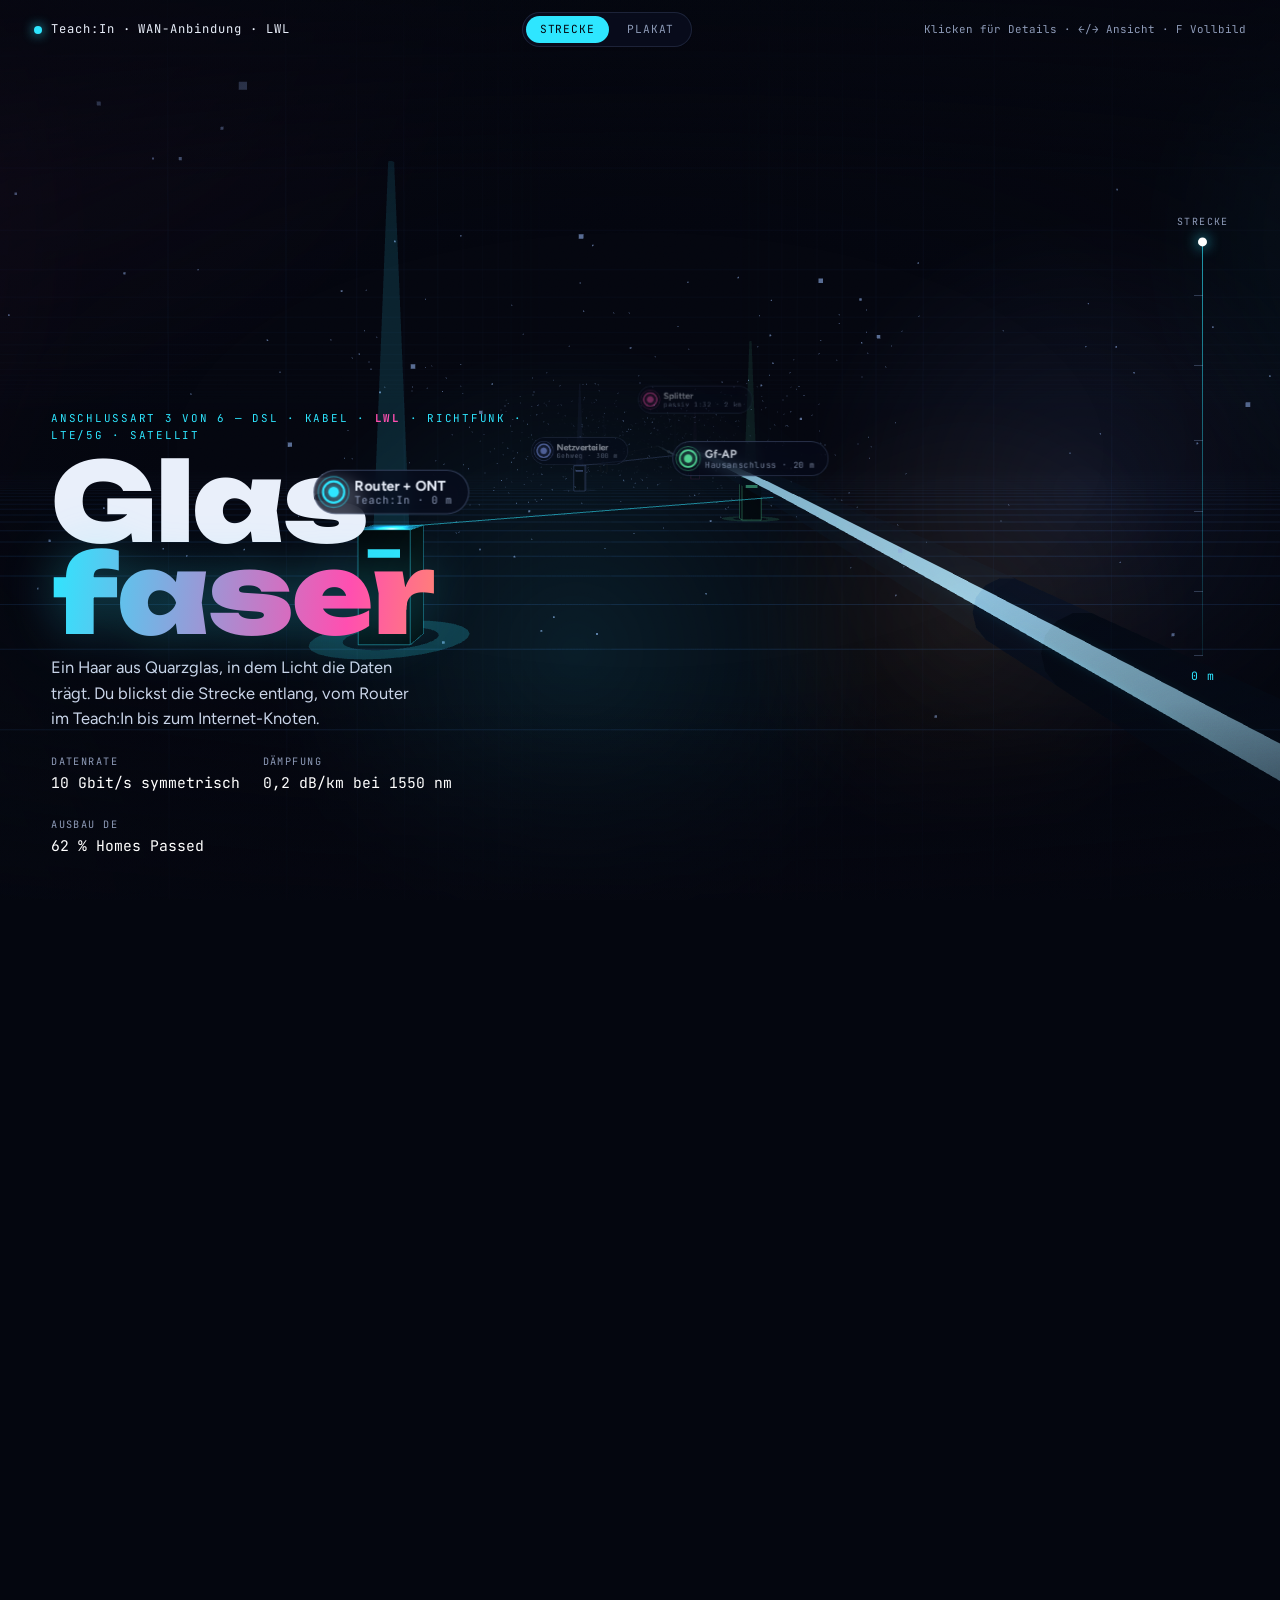
<file: index.template.html>
<!doctype html>
<html lang="de">
<head>
<meta charset="utf-8">
<meta name="viewport" content="width=device-width, initial-scale=1, viewport-fit=cover">
<title>Glasfaser für Teach:In</title>
<meta name="description" content="Interaktives Plakat zur WAN-Anschlussart Glasfaser (LWL) für das Schulungs- und Testzentrum Teach:In.">
<link rel="preconnect" href="https://fonts.googleapis.com">
<link rel="preconnect" href="https://fonts.gstatic.com" crossorigin>
<link rel="stylesheet" href="https://fonts.googleapis.com/css2?family=Unbounded:wght@400;700;900&family=Figtree:wght@400;500;600;700&family=JetBrains+Mono:wght@400;600&display=swap">
<link rel="stylesheet" href="css/style.css">
</head>
<body>

<canvas id="scene" aria-hidden="true"></canvas>
<div class="vignette" aria-hidden="true"></div>
<div class="grain" aria-hidden="true"></div>

<header class="topbar">
  <span class="brand"><i class="pip"></i>Teach:In · WAN-Anbindung · LWL</span>
  <nav class="stage-nav" aria-label="Ansicht wechseln">
    <button id="navRoom" class="is-on" data-stage="0">Strecke</button>
    <button id="navPoster" data-stage="1">Plakat</button>
  </nav>
  <span class="legend">Klicken für Details · ←/→ Ansicht · F Vollbild</span>
</header>

<!-- ══════════ SCREEN 1 · DER RAUM ══════════ -->
<section class="stage stage-room is-on" id="stage0" aria-label="Übertragungsstrecke im Raum">
  <div class="room-intro">
    <p class="eyebrow">Anschlussart 3 von 6 — DSL · Kabel · <b>LWL</b> · Richtfunk · LTE/5G · Satellit</p>
    <h1>Glas<span>faser</span></h1>
    <p class="claim">Ein Haar aus Quarzglas, in dem Licht die Daten trägt. Du blickst die Strecke entlang, vom Router im Teach:In bis zum Internet-Knoten.</p>
    <dl class="keyfacts">
      <div><dt>Datenrate</dt><dd>10 Gbit/s symmetrisch</dd></div>
      <div><dt>Dämpfung</dt><dd>0,2 dB/km bei 1550 nm</dd></div>
      <div><dt>Ausbau DE</dt><dd>62 % Homes Passed</dd></div>
    </dl>
  </div>
  <div class="depth-cue" aria-label="Stationen der Strecke">
    <span class="cap mono">Strecke</span>
    <div class="rail" id="rail"><b id="depthDot"></b></div>
    <span class="mono now" id="depthNow">0 m</span>
  </div>
</section>

<!-- Klickpunkte werden im 3D-Raum positioniert -->
<div class="hotspots" id="hotspots" aria-label="Stationen der Übertragungsstrecke"></div>

<!-- ══════════ SCREEN 2 · DAS PLAKAT ══════════ -->
<section class="stage stage-poster" id="stage1" aria-label="Informationsplakat">
  <div class="poster">
    <header class="poster-head">
      <h2>Alles über Glasfaser</h2>
      <p>Jede Kachel öffnet die Details. Zehn Themen, ein Blick.</p>
    </header>

    <div class="grid">
      <button class="tile t-wide" data-modal="medium" style="--c:#2EE6FF">
        <span class="tile-no mono">01</span>
        <b>Das Medium</b>
        <span class="tile-sub">Kern, Mantel, Coating, Buffer — Aufbau und Eigenschaften der Faser</span>
        <svg class="viz" viewBox="0 0 120 40" aria-hidden="true">
          <g fill="none" stroke-width="2">
            <circle cx="20" cy="20" r="17" stroke="#FFB43C"/><circle cx="20" cy="20" r="12" stroke="#FF4FB0"/>
            <circle cx="20" cy="20" r="7.5" stroke="#8AA4FF"/><circle cx="20" cy="20" r="3.5" stroke="#2EE6FF"/>
          </g>
          <path d="M44 20 H116" stroke="#2EE6FF" stroke-width="2" stroke-dasharray="3 7" opacity=".7"/>
        </svg>
      </button>

      <button class="tile" data-modal="varianten" style="--c:#5CF2A6">
        <span class="tile-no mono">02</span>
        <b>FTTx-Varianten</b>
        <span class="tile-sub">Wie weit reicht das Glas?</span>
        <svg class="viz" viewBox="0 0 120 26" aria-hidden="true">
          <rect x="0" y="9" width="92" height="8" rx="4" fill="#2EE6FF"/>
          <rect x="92" y="9" width="28" height="8" rx="4" fill="#C97B3A"/>
        </svg>
      </button>

      <button class="tile" data-modal="technik" style="--c:#FF4FB0">
        <span class="tile-no mono">03</span>
        <b>Funktionsweise</b>
        <span class="tile-sub">Totalreflexion &amp; Modulation</span>
        <svg class="viz" viewBox="0 0 120 26" aria-hidden="true">
          <path d="M0 22 L24 4 L48 22 L72 4 L96 22 L120 4" fill="none" stroke="#FF4FB0" stroke-width="2"/>
        </svg>
      </button>

      <button class="tile t-wide" data-modal="zahlen" style="--c:#FFB43C">
        <span class="tile-no mono">04</span>
        <b>Raten &amp; Frequenzen</b>
        <span class="tile-sub">Glasfaser im Vergleich zu den fünf anderen Anschlussarten</span>
        <svg class="viz" viewBox="0 0 120 40" aria-hidden="true">
          <g fill="#FFB43C">
            <rect x="0" y="4" width="118" height="6" rx="3"/>
            <rect x="0" y="14" width="74" height="6" rx="3" opacity=".7"/>
            <rect x="0" y="24" width="48" height="6" rx="3" opacity=".5"/>
            <rect x="0" y="34" width="22" height="6" rx="3" opacity=".35"/>
          </g>
        </svg>
      </button>

      <button class="tile" data-modal="bilanz" style="--c:#5CF2A6">
        <span class="tile-no mono">05</span>
        <b>Vor- &amp; Nachteile</b>
        <span class="tile-sub">Wofür es sich lohnt</span>
        <span class="viz-text mono"><i class="up">+ 4</i><i class="down">− 4</i></span>
      </button>

      <button class="tile" data-modal="verfuegbarkeit" style="--c:#2EE6FF">
        <span class="tile-no mono">06</span>
        <b>Verfügbarkeit</b>
        <span class="tile-sub">Deutschland, Berlin, Teach:In</span>
        <span class="viz-text mono"><i class="big">53,4 %</i><em>Berlin</em></span>
      </button>

      <button class="tile" data-modal="kosten" style="--c:#FFB43C">
        <span class="tile-no mono">07</span>
        <b>Kosten</b>
        <span class="tile-sub">Tarife und Hausanschluss</span>
        <span class="viz-text mono"><i class="big">46–71 €</i><em>pro Monat</em></span>
      </button>

      <button class="tile t-live" data-modal="rechner" style="--c:#FF4FB0">
        <span class="tile-no mono">08</span>
        <b>Download-Rechner</b>
        <span class="tile-sub">Dauer im Vergleich</span>
        <span class="live-badge mono">interaktiv</span>
      </button>

      <button class="tile t-live" data-modal="quiz" style="--c:#5CF2A6">
        <span class="tile-no mono">09</span>
        <b>Quiz fürs Plenum</b>
        <span class="tile-sub">Fünf Fragen</span>
        <span class="live-badge mono">interaktiv</span>
      </button>

      <button class="tile" data-modal="glossar" style="--c:#8AA4FF">
        <span class="tile-no mono">10</span>
        <b>Glossar</b>
        <span class="tile-sub">26 Grundbegriffe</span>
        <span class="viz-text mono"><i class="big">A–Z</i></span>
      </button>
    </div>

    <footer class="poster-foot">
      <button class="src-btn" data-modal="quellen">Quellen &amp; Stand</button>
      <span>BREKO Marktanalyse 2026 · Senatsverwaltung Berlin · Deutsche Telekom · ITU-T G.984 / G.9807.1 · Stand 15.09.2026</span>
    </footer>
  </div>
</section>

<div id="scrollspace" aria-hidden="true"></div>

<!-- ══════════ MODAL ══════════ -->
<div class="modal-wrap" id="modalWrap" hidden>
  <div class="modal-bg" id="modalBg"></div>
  <div class="modal" role="dialog" aria-modal="true" aria-labelledby="modalTitle">
    <button class="modal-x" id="modalX" aria-label="Schließen">×</button>
    <p class="eyebrow" id="modalEyebrow"></p>
    <h3 id="modalTitle"></h3>
    <div class="modal-body" id="modalBody"></div>
  </div>
</div>

<!-- ══════════ INHALTE ══════════ -->

<template data-t="ont">
  <p class="lead">Der ONT ist das Glasfaser-Modem. Er wandelt die elektrischen Ethernet-Frames des Routers in Lichtpulse um. Ab hier ist die Strecke durchgehend Glas.</p>
  <dl class="spec">
    <div><dt>Richtung</dt><dd>elektrisch → optisch, Laserdiode</dd></div>
    <div><dt>Schnittstelle</dt><dd>SC/APC-Stecker zur Faser, RJ45 oder SFP zum Router</dd></div>
    <div><dt>Wellenlängen</dt><dd>sendet 1270 nm, empfängt 1577 nm (XGS-PON)</dd></div>
    <div><dt>Achtung</dt><dd>braucht Strom — ohne USV bei Stromausfall kein Anschluss</dd></div>
  </dl>
  <p class="hint">Für Teach:In heißt das: ONT und Router gehören an die unterbrechungsfreie Stromversorgung im Serverraum.</p>
</template>

<template data-t="gfap">
  <p class="lead">Der Glasfaser-Abschlusspunkt im Keller ist die Grenze zwischen dem Netz des Anbieters und der Inhouse-Verkabelung.</p>
  <dl class="spec">
    <div><dt>Aufbau</dt><dd>Wandgehäuse mit Spleißkassette und Kupplung</dd></div>
    <div><dt>Strecke zur Straße</dt><dd>50 bis 300 m über den Hausübergabepunkt</dd></div>
    <div><dt>Inhouse</dt><dd>eigene Faser bis in den Raum ist FTTH, Kupfer ab Keller ist FTTB</dd></div>
    <div><dt>Verantwortung</dt><dd>ab hier Sache des Eigentümers, nicht des Anbieters</dd></div>
  </dl>
</template>

<template data-t="nvt">
  <p class="lead">Der graue Kasten am Gehweg. Hier laufen die Fasern ganzer Straßenzüge zusammen und werden gespleißt.</p>
  <dl class="spec">
    <div><dt>Spleißen</dt><dd>Verschweißen zweier Fasern im Lichtbogen, Verlust unter 0,1 dB</dd></div>
    <div><dt>Kapazität</dt><dd>je nach Typ 100 bis 1 000 Fasern</dd></div>
    <div><dt>Verlegung</dt><dd>Mikrorohre im Erdreich, Fasern werden eingeblasen</dd></div>
    <div><dt>Passiv</dt><dd>keine Elektronik, kein Stromanschluss nötig</dd></div>
  </dl>
</template>

<template data-t="splitter">
  <p class="lead">Ein stromloser Glaskörper teilt eine Faser optisch auf viele Teilnehmer auf. Das macht den Massenausbau bezahlbar.</p>
  <div class="split-vis" aria-hidden="true">
    <svg viewBox="0 0 320 120">
      <path d="M8 60 H120" stroke="#2EE6FF" stroke-width="3" fill="none"/>
      <rect x="120" y="40" width="26" height="40" rx="5" fill="#0f1533" stroke="#2EE6FF" stroke-width="2"/>
      <g stroke="#2EE6FF" stroke-width="1.6" fill="none" opacity=".75">
        <path d="M146 60 C200 60 220 14 312 14"/><path d="M146 60 C200 60 220 37 312 37"/>
        <path d="M146 60 C200 60 220 60 312 60"/><path d="M146 60 C200 60 220 83 312 83"/>
        <path d="M146 60 C200 60 220 106 312 106"/>
      </g>
      <text x="8" y="44" fill="#97A3BF" font-size="12" font-family="monospace">1 Faser</text>
      <text x="246" y="120" fill="#97A3BF" font-size="12" font-family="monospace">bis 128×</text>
    </svg>
  </div>
  <dl class="spec">
    <div><dt>Teilungsverhältnis</dt><dd>1:32 typisch, bis 1:128 möglich</dd></div>
    <div><dt>Preis</dt><dd>jede Teilung kostet Licht: 1:32 bedeutet rund 17 dB Verlust</dd></div>
    <div><dt>Alternative</dt><dd>P2P mit eigener Faser je Kunde, teurer, dafür garantierte Bandbreite</dd></div>
  </dl>
</template>

<template data-t="olt">
  <p class="lead">Im Point of Presence sitzt das Gegenstück zum ONT. Ein OLT bedient mehrere tausend Anschlüsse und übergibt an das Kernnetz.</p>
  <dl class="spec">
    <div><dt>Downstream</dt><dd>Broadcast an alle ONTs, AES-verschlüsselt je Teilnehmer</dd></div>
    <div><dt>Upstream</dt><dd>TDMA: jedes ONT sendet nur im zugewiesenen Zeitschlitz</dd></div>
    <div><dt>Reichweite</dt><dd>bis 20 km zwischen OLT und Kunde</dd></div>
    <div><dt>Leistungsbudget</dt><dd>bei GPON rund 28 dB für Faser, Spleiße und Splitter</dd></div>
  </dl>
</template>

<template data-t="backbone">
  <p class="lead">Ab dem PoP läuft der Verkehr über Weitverkehrsstrecken zum Internet-Knoten, in Deutschland meist DE-CIX Frankfurt.</p>
  <dl class="spec">
    <div><dt>DWDM</dt><dd>bis 96 Wellenlängen auf einer Faser, 100-GHz-Raster im C-Band</dd></div>
    <div><dt>Pro Wellenlänge</dt><dd>400 bis 800 Gbit/s mit kohärenter Modulation</dd></div>
    <div><dt>Verstärkung</dt><dd>EDFA alle 80 bis 100 km, rein optisch ohne Umwandlung</dd></div>
    <div><dt>Latenz</dt><dd>rund 5 µs pro Kilometer Faser</dd></div>
  </dl>
</template>

<template data-t="medium">
  <p class="lead">Klicke eine Schicht an, um sie freizulegen. Der eigentliche Lichtleiter ist dünner als ein zehntel Haar.</p>
  <div class="medium-split">
    <div class="cross-box">
      <canvas id="crossCut" width="520" height="360" aria-label="Querschnitt der Glasfaser"></canvas>
      <span class="cross-label mono">Querschnitt · nicht maßstabsgetreu</span>
    </div>
    <ul class="layers" id="layerList">
      <li data-layer="4" style="--c:#FFB43C"><b>Außenmantel</b><span>2–3 mm · PE oder LSZH. Schutz gegen Nässe, UV, Nager, Zug.</span></li>
      <li data-layer="3" style="--c:#FF4FB0"><b>Buffer + Aramid</b><span>900 µm · Zugentlastung aus Aramidfasern.</span></li>
      <li data-layer="2" style="--c:#8AA4FF"><b>Coating</b><span>250 µm · Acrylat-Lack gegen Mikrorisse, hält die Faser biegbar.</span></li>
      <li data-layer="1" style="--c:#BFEFFF"><b>Mantel (Cladding)</b><span>125 µm · Quarzglas, n ≈ 1,46. Rund 1 % niedriger als der Kern.</span></li>
      <li data-layer="0" style="--c:#2EE6FF"><b>Kern (Core)</b><span>9 µm · dotiertes Quarzglas, n ≈ 1,48. Hier läuft das Licht.</span></li>
    </ul>
  </div>
  <div class="two-up">
    <dl class="spec">
      <div><dt>Material</dt><dd>Quarzglas, dielektrisch — kein Metall</dd></div>
      <div><dt>Dämpfung</dt><dd>0,35 dB/km bei 1310 nm · 0,2 dB/km bei 1550 nm</dd></div>
      <div><dt>Ausbreitung</dt><dd>rund 200 000 km/s im Glas</dd></div>
      <div><dt>Störfestigkeit</dt><dd>immun gegen EMV, kein Übersprechen, keine Erdung</dd></div>
      <div><dt>Grenze</dt><dd>Biegeradius ab 30 mm, empfindlich gegen Staub am Stecker</dd></div>
    </dl>
    <div class="pick">
      <button class="pick-opt is-on" data-mode="sm"><b>Singlemode OS2</b><span>9 µm Kern · ein Lichtweg · Laser · bis 80 km · Standard für FTTH</span></button>
      <button class="pick-opt" data-mode="mm"><b>Multimode OM3–OM5</b><span>50 µm Kern · viele Lichtwege · LED/VCSEL · bis 550 m · Gebäude-LAN</span></button>
    </div>
  </div>
</template>

<template data-t="varianten">
  <p class="lead">FTTx sagt, wo die Glasfaser endet und ab wo wieder Kupfer übernimmt. Je näher am Endgerät, desto höher die mögliche Rate.</p>
  <div class="fttx">
    <div class="fttx-scale mono"><span>PoP</span><span>Kabelverzweiger</span><span>Gehweg</span><span>Keller</span><span>Büro</span></div>
    <div class="fttx-bar"><i id="fiberPart"></i><em id="copperPart"></em></div>
    <div class="fttx-legend mono"><span><i class="sw fib"></i>Glasfaser</span><span><i class="sw cop"></i>Kupfer</span></div>
  </div>
  <div class="opt-row" id="fttxRow">
    <button class="opt" data-f="0.25"><b>FTTC</b><i>to the Curb</i><span>Glas bis zum Kabelverzweiger, dann VDSL. Ende bei rund 250 Mbit/s.</span></button>
    <button class="opt" data-f="0.5"><b>FTTdp</b><i>to the distribution point</i><span>Glas bis kurz vors Haus, letzte Meter mit G.fast. In Deutschland selten.</span></button>
    <button class="opt" data-f="0.78"><b>FTTB</b><i>to the Building</i><span>Glas bis in den Keller, im Haus Kupfer. Häufig im Mehrfamilienhaus.</span></button>
    <button class="opt is-on" data-f="1"><b>FTTH</b><i>to the Home</i><span>Glas bis ins Büro. Volle Leistung — das Ziel für Teach:In.</span></button>
  </div>
  <div class="two-up">
    <div class="panel">
      <h4>PON — geteilt und passiv</h4>
      <p>Eine Faser vom OLT, per Splitter auf viele Teilnehmer verteilt. Günstig und stromlos im Feld, deshalb der Standard im Massenausbau.</p>
      <table class="mono">
        <tr><th>Standard</th><th>↓</th><th>↑</th><th>Wellenlängen</th></tr>
        <tr><td>GPON</td><td>2,5 G</td><td>1,25 G</td><td>1490 / 1310 nm</td></tr>
        <tr><td>XGS-PON</td><td>10 G</td><td>10 G</td><td>1577 / 1270 nm</td></tr>
        <tr><td>50G-PON</td><td>50 G</td><td>25 G</td><td>1342 / 1286 nm</td></tr>
      </table>
    </div>
    <div class="panel">
      <h4>P2P — exklusiv und aktiv</h4>
      <p>Eigene Faser bis zum PoP. Garantierte symmetrische Bandbreite, beliebig aufrüstbar von 1 bis 100 GbE. Typisch für Geschäftskunden mit Service-Level-Vereinbarung.</p>
      <p class="chips"><span>Dark Fiber</span><span>Ethernet-Standleitung</span><span>SLA 99,9 %</span></p>
    </div>
  </div>
</template>

<template data-t="technik">
  <p class="lead">Ein Laser schaltet Licht ein und aus, Milliarden Mal pro Sekunde. Weil der Kern optisch dichter ist als der Mantel, wird das Licht an der Grenze vollständig zurückgeworfen und bleibt gefangen.</p>
  <div class="two-up">
    <div class="panel">
      <h4>Totalreflexion ausprobieren</h4>
      <canvas id="tirCanvas" width="640" height="240" aria-label="Simulation der Totalreflexion"></canvas>
      <label class="slider" for="tirAngle">Einfallswinkel zur Faserachse <output id="tirOut" class="mono">6,0°</output>
        <input type="range" id="tirAngle" min="1" max="20" value="6" step="0.5">
      </label>
      <p class="hint" id="tirMsg"></p>
    </div>
    <div class="panel">
      <h4>Sender und Empfänger</h4>
      <dl class="spec">
        <div><dt>Sender</dt><dd>Laserdiode bei Singlemode, LED oder VCSEL bei Multimode</dd></div>
        <div><dt>Fenster</dt><dd>850 nm im LAN, 1310 nm im O-Band, 1550 nm im C-Band</dd></div>
        <div><dt>Empfänger</dt><dd>Photodiode, optisch zurück nach elektrisch</dd></div>
        <div><dt>Frequenz</dt><dd>1550 nm entspricht rund 193 THz, nutzbar sind etwa 50 THz</dd></div>
        <div><dt>Budget</dt><dd>Sendeleistung minus Dämpfung, Spleiß- und Steckerverluste muss über der Empfängerschwelle bleiben</dd></div>
      </dl>
    </div>
  </div>
  <h4 class="sub">Übertragungs- und Modulationsverfahren</h4>
  <div class="mods">
    <article><canvas class="wave" data-wave="nrz" width="300" height="80"></canvas><b>NRZ / OOK</b><span>Licht an ist 1, aus ist 0. Einfach und robust, genutzt bis 10 Gbit/s.</span></article>
    <article><canvas class="wave" data-wave="pam4" width="300" height="80"></canvas><b>PAM4</b><span>Vier Helligkeitsstufen, 2 Bit pro Symbol. Für 50G-PON und 400G-Ethernet.</span></article>
    <article><canvas class="wave" data-wave="qam" width="300" height="80"></canvas><b>Kohärent QPSK/16-QAM</b><span>Phase und Amplitude tragen Bits. 400 bis 800 Gbit/s je Wellenlänge.</span></article>
    <article><canvas class="wave" data-wave="wdm" width="300" height="80"></canvas><b>WDM</b><span>Mehrere Farben gleichzeitig auf einer Faser, bei DWDM bis 96 Kanäle.</span></article>
    <article><canvas class="wave" data-wave="tdma" width="300" height="80"></canvas><b>TDMA im PON</b><span>Der OLT teilt jedem ONT einen Zeitschlitz für den Upstream zu.</span></article>
    <article><canvas class="wave" data-wave="duplex" width="300" height="80"></canvas><b>Duplex je Wellenlänge</b><span>Hin- und Rückweg auf einer Faser, getrennt durch Filter.</span></article>
  </div>
</template>

<template data-t="zahlen">
  <p class="lead">Typische Maximalwerte der sechs Anschlussarten, Download und Upload. Die Skala ist logarithmisch, sonst verschwinden die langsamen Techniken.</p>
  <div class="bars" id="bars"></div>
  <div class="two-up">
    <dl class="spec">
      <div><dt>Wellenlängen</dt><dd>850 · 1310 · 1490 · 1550 · 1577 nm</dd></div>
      <div><dt>Frequenz</dt><dd>rund 190 bis 230 THz, also Infrarot</dd></div>
      <div><dt>Nutzbare Bandbreite</dt><dd>O- bis L-Band, zusammen etwa 50 THz</dd></div>
      <div><dt>Je Wellenlänge</dt><dd>10 Gbit/s im PON, 400 bis 800 Gbit/s kohärent</dd></div>
      <div><dt>Latenz</dt><dd>1 bis 5 ms im Zugangsnetz</dd></div>
    </dl>
    <div class="panel">
      <h4>Warum Glasfaser vorn liegt</h4>
      <p>Kupfer und Funk teilen sich ein schmales Frequenzband, das mit der Entfernung schnell schlechter wird. Im Glas steht ein Band von rund 50 THz zur Verfügung, und die Dämpfung ist so gering, dass 20 km ohne Verstärker möglich sind.</p>
      <p>Ein Upgrade von 1 auf 10 Gbit/s bedeutet deshalb nur neue Endgeräte — die Faser im Boden bleibt dieselbe.</p>
    </div>
  </div>
</template>

<template data-t="bilanz">
  <div class="two-up">
    <div class="panel good">
      <h4>Vorteile</h4>
      <ul>
        <li>Symmetrische Gigabit-Raten, später per Gerätetausch aufrüstbar</li>
        <li>Geringe Dämpfung, große Reichweite ohne Verstärker</li>
        <li>Immun gegen elektromagnetische Störungen, Blitz und Übersprechen</li>
        <li>Passives Netz, wenig Strom, Lebensdauer über 30 Jahre</li>
      </ul>
    </div>
    <div class="panel bad">
      <h4>Nachteile</h4>
      <ul>
        <li>Tiefbau ist teuer und langsam, Verfügbarkeit hängt an der Adresse</li>
        <li>Wartezeit bis zum Hausanschluss oft mehrere Monate</li>
        <li>Empfindlich: Biegeradius, Staub am Stecker, Spleißen braucht Spezialgerät</li>
        <li>ONT braucht Strom, ohne USV bei Stromausfall kein Anschluss</li>
      </ul>
    </div>
  </div>
  <div class="panel">
    <h4>Einordnung für Teach:In</h4>
    <p>Ein Schulungs- und Testzentrum lädt große VM-Images, spielt Backups zurück und hält Videokonferenzen. Genau dort zählt der Upload, und da hängt Glasfaser alle anderen Anschlussarten ab. Kabel liefert zwar 1 Gbit/s im Download, aber nur 50 Mbit/s zurück.</p>
    <p>Das Risiko liegt nicht in der Technik, sondern im Bau: Wenn am Standort noch kein Glas liegt, entscheidet die Ausbauplanung über den Termin. Ein Kabel- oder 5G-Anschluss als Rückfallebene ist deshalb sinnvoll.</p>
  </div>
</template>

<template data-t="verfuegbarkeit">
  <div class="counters">
    <div><b><span class="num" data-to="62" data-dec="0">0</span> %</b><span>der Haushalte in Deutschland erschlossen, Homes Passed im Juni 2026</span></div>
    <div><b><span class="num" data-to="27" data-dec="0">0</span> %</b><span>davon gebucht — 7,9 Mio. aktive Anschlüsse, Take-up-Rate</span></div>
    <div><b><span class="num" data-to="53.4" data-dec="1">0</span> %</b><span>der Berliner Haushalte versorgt, ein Plus von 12,6 Punkten in einem Jahr</span></div>
    <div><b><span class="num" data-to="96.2" data-dec="1">0</span> %</b><span>Gigabit-Abdeckung in Berlin, überwiegend noch über Kabel</span></div>
  </div>
  <div class="two-up">
    <div class="panel">
      <h4>Berlin</h4>
      <p>Die Innenstadtbezirke sind gut versorgt, die Randbezirke im Ausbau. Die Telekom hat im Mai 2026 eine Million Anschlüsse erreicht und will bis 2030 auf zwei Millionen kommen. Daneben bauen OXG, GlasfaserPlus und DNS:NET.</p>
      <p>Entscheidend bleibt die einzelne Adresse: In derselben Straße kann ein Haus FTTH haben und das Nachbarhaus nicht.</p>
    </div>
    <div class="panel accent">
      <h4>Beim Kunden Teach:In prüfen</h4>
      <ol>
        <li>Adresse im Gigabit-Grundbuch des Bundes und bei Telekom, Vodafone und DNS:NET abfragen.</li>
        <li>Hausverwaltung fragen, ob im Keller schon ein Gf-AP sitzt.</li>
        <li>Ohne FTTH: Geschäftskunden bekommen meist eine Direktanbindung gegen Baukostenzuschuss.</li>
      </ol>
    </div>
  </div>
</template>

<template data-t="kosten">
  <p class="lead">Richtwerte vom September 2026. Aktionspreise für die ersten Monate ändern sich laufend und sind hier nicht eingerechnet.</p>
  <div class="prices">
    <div class="panel">
      <span class="chip">Privat / SoHo</span>
      <b class="mono price">46–71 €</b><i>pro Monat</i>
      <ul><li>Glasfaser 150 für 45,95 €</li><li>Glasfaser 300 für 50,95 €</li><li>Glasfaser 1000 für 70,95 €</li><li>Bereitstellung einmalig 69,95 €</li></ul>
    </div>
    <div class="panel accent">
      <span class="chip">Business, feste IP</span>
      <b class="mono price">50–120 €</b><i>pro Monat netto</i>
      <ul><li>300 bis 1000 Mbit/s, symmetrisch möglich</li><li>Feste IPv4, Entstörung am Folgetag</li><li>Passend für Schulungsräume und Testlabor</li></ul>
    </div>
    <div class="panel">
      <span class="chip">Standleitung mit SLA</span>
      <b class="mono price">ab 300 €</b><i>pro Monat, oft vierstellig</i>
      <ul><li>Garantierte 1 bis 10 Gbit/s</li><li>Entstörung in 4 bis 8 Stunden</li><li>Zusätzlich Baukostenzuschuss</li></ul>
    </div>
  </div>
  <div class="panel">
    <h4>Einmalig: der Hausanschluss</h4>
    <div class="ha">
      <div><b class="mono ok">0 €</b><span>während Vorvermarktung und Nachfragebündelung — fast alle Anbieter übernehmen den Tiefbau.</span></div>
      <div><b class="mono no">800–2 500 €</b><span>nachträglich, wenn die Straße schon fertig ist: Grabung, Hauseinführung, Gf-AP.</span></div>
      <div><b class="mono">Empfehlung</b><span>Ausbauphase für die Teach:In-Adresse verfolgen und im richtigen Zeitfenster bestellen.</span></div>
    </div>
  </div>
</template>

<template data-t="rechner">
  <p class="lead">Wähle eine Datei und vergleiche, wie lange die Übertragung bei voller Leitung dauert. Für ein Testzentrum ist vor allem die Upload-Spalte interessant.</p>
  <div class="presets" id="presets">
    <button data-gb="0.5">Vorlesungsvideo · 0,5 GB</button>
    <button data-gb="5" class="is-on">Windows-Update · 5 GB</button>
    <button data-gb="25">4K-Film · 25 GB</button>
    <button data-gb="120">VM-Image-Backup · 120 GB</button>
  </div>
  <label class="slider" for="sizeRange">Dateigröße <output id="sizeOut" class="mono">5,0 GB</output>
    <input type="range" id="sizeRange" min="0" max="1000" step="1" value="459">
  </label>
  <div class="dir-toggle" id="dirToggle">
    <button class="is-on" data-dir="down">Download</button>
    <button data-dir="up">Upload</button>
  </div>
  <div class="calc-rows" id="calcRows"></div>
</template>

<template data-t="quiz">
  <div id="quizBox"></div>
</template>

<template data-t="glossar">
  <p class="lead">Die Grundbegriffe, die in diesem Plakat vorkommen.</p>
  <input type="search" id="glossSearch" class="gloss-search" placeholder="Begriff filtern" aria-label="Glossar durchsuchen">
  <dl class="glossary" id="glossary"></dl>
</template>

<template data-t="quellen">
  <ol class="sources">
    <li>BREKO Bundesverband Breitbandkommunikation: <em>BREKO Marktanalyse 2026</em>, 02.09.2026. brekoverband.de</li>
    <li>Senatsverwaltung für Wirtschaft, Energie und Betriebe Berlin: <em>Gigabit-Strategie: Glasfaserausbau mit Rekordwerten, 53,4 % der Haushalte versorgt</em>, Pressemitteilung 04.03.2026. berlin.de</li>
    <li>Deutsche Telekom AG: <em>Telekom knackt 1-Million-Marke beim Glasfaserausbau in Berlin</em>, Medieninformation Mai 2026. telekom.com</li>
    <li>dslweb.de: <em>Telekom Glasfaser Tarife im Vergleich</em>, abgerufen 15.09.2026</li>
    <li>kostenlupe.de: <em>Glasfaseranschluss Kosten 2026: Hausanschluss, Tarife, Mieter</em>, abgerufen 15.09.2026</li>
    <li>ITU-T: G.984 (GPON), G.9807.1 (XGS-PON), G.9804 (50G-PON), G.652 (Singlemode-Faser). itu.int</li>
    <li>BMDV / Gigabitbüro des Bundes: <em>Gigabit-Grundbuch und Breitbandatlas</em>. gigabitgrundbuch.bund.de</li>
    <li>FTTH Council Europe: <em>Market Panorama 2026</em>. ftthcouncil.eu</li>
    <li>Elektronik-Kompendium: <em>Lichtwellenleiter, Glasfaser, FTTx</em>. elektronik-kompendium.de</li>
  </ol>
  <p class="hint">Erstellt für das Modul WAN-Anbindung Teach:In, Anschlussart LWL. Stand 15.09.2026. 3D-Szene mit three.js, Scroll-Steuerung mit GSAP.</p>
</template>

<script src="js/vendor/three.min.js"></script>
<script src="js/vendor/gsap.min.js"></script>
<script src="js/vendor/ScrollTrigger.min.js"></script>
<script src="js/main.js"></script>
</body>
</html>
</file>
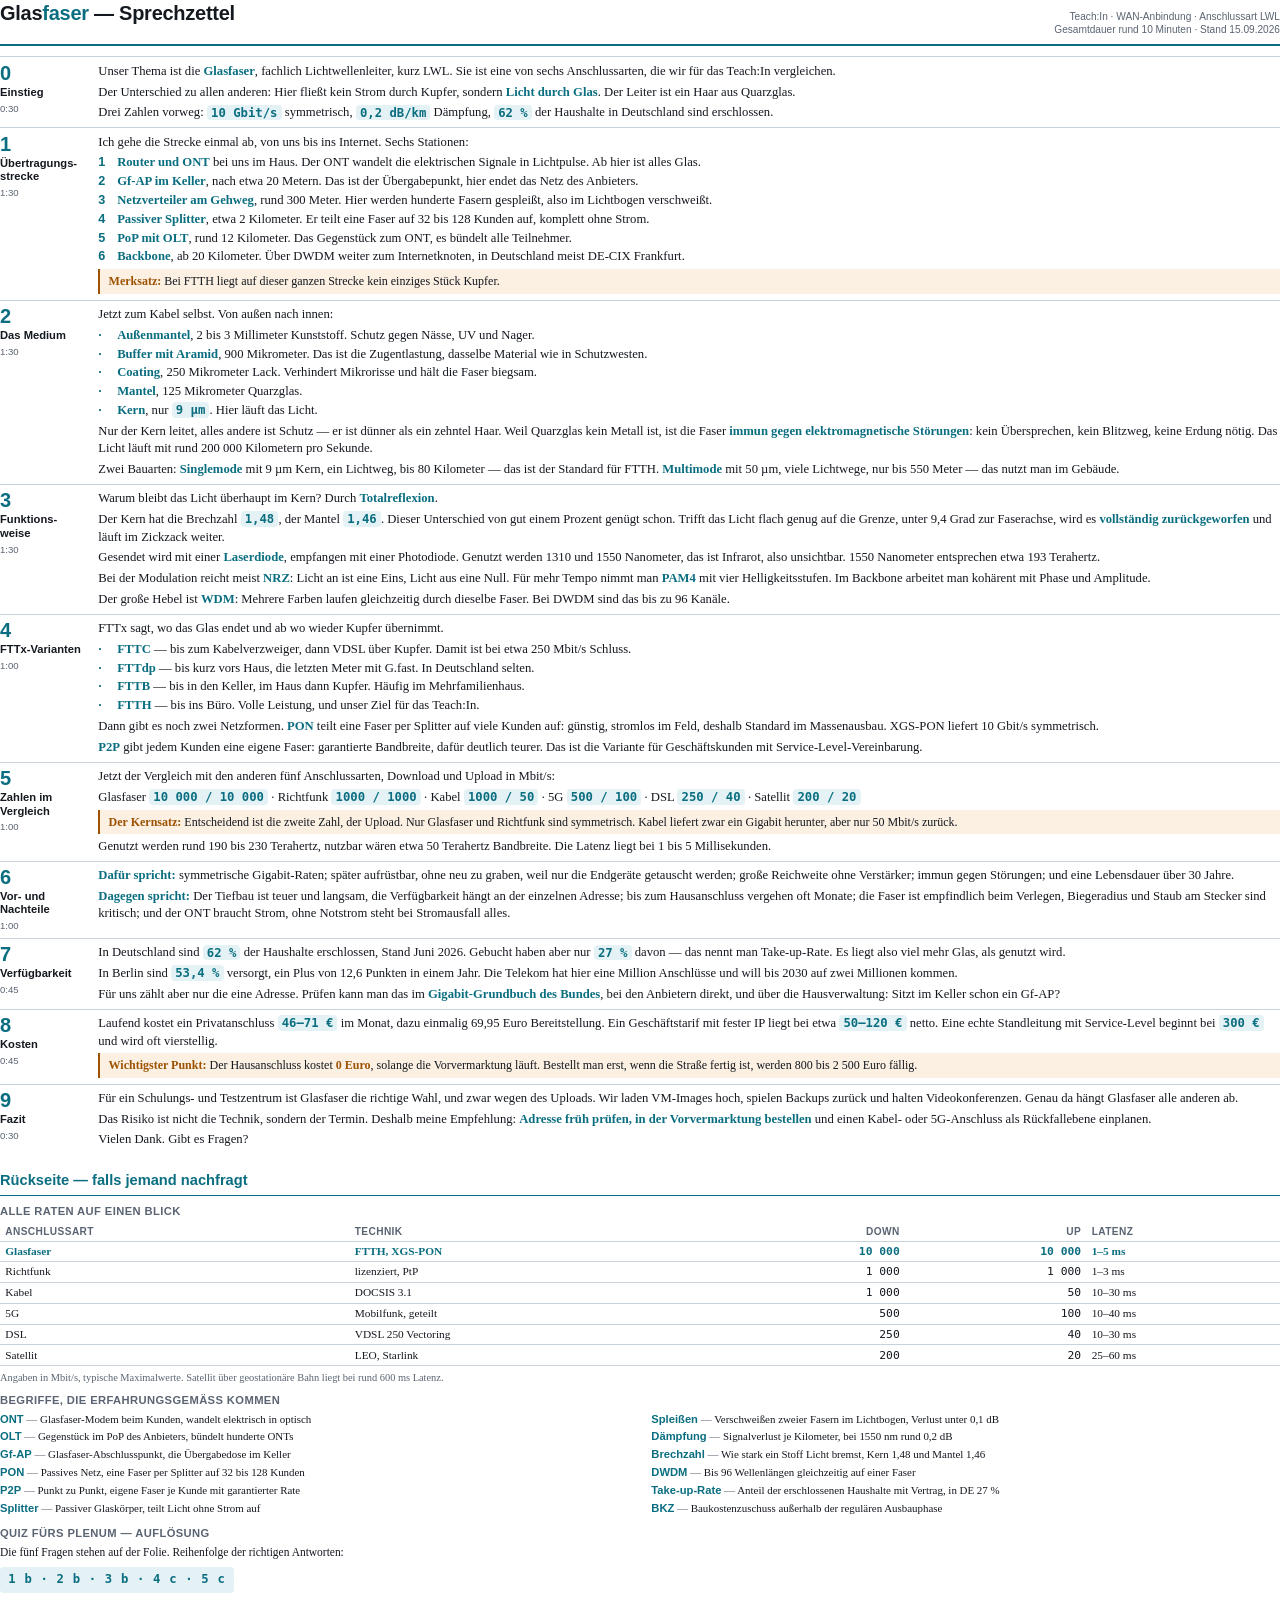
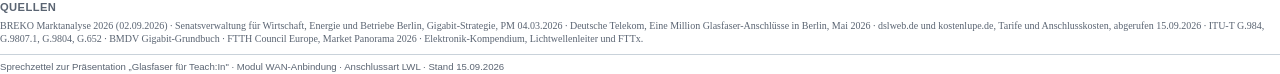
<file: sprechzettel.html>
<!doctype html>
<html lang="de">
<head>
<meta charset="utf-8">
<title>Sprechzettel Glasfaser</title>
<style>
  @page { size: A4 portrait; margin: 0; }

  :root {
    --ink:      #14181F;   /* Fließtext */
    --dim:      #5A6472;   /* Nebeninfo */
    --teal:     #0A6E80;   /* Akzent, Abschnitte, Zahlen */
    --teal-bg:  #E4F2F5;   /* Zahlenfeld */
    --warm:     #9C5200;   /* Merksatz, Warnung */
    --warm-bg:  #FBF0E2;
    --rule:     #C9D2DA;
  }

  * { box-sizing: border-box; }
  html, body { margin: 0; padding: 0; }
  body {
    font-family: "Bitstream Charter", "Charter", "Liberation Serif", Georgia, serif;
    font-size: 9.5pt;
    line-height: 1.38;
    color: var(--ink);
    -webkit-print-color-adjust: exact;
    print-color-adjust: exact;
  }

  /* ── Kopf ── */
  .top {
    display: flex; align-items: baseline; justify-content: space-between;
    border-bottom: 1.6pt solid var(--teal); padding-bottom: 2mm; margin-bottom: 2.8mm;
  }
  .top h1 {
    font-family: "Liberation Sans", Arial, sans-serif;
    font-size: 15pt; margin: 0; letter-spacing: -0.2pt;
  }
  .top h1 span { color: var(--teal); }
  .top .meta {
    font-family: "Liberation Sans", Arial, sans-serif;
    font-size: 7.6pt; color: var(--dim); text-align: right; line-height: 1.3;
  }

  /* ── Abschnitt: schmale Randspalte + Text ── */
  .sec {
    display: grid; grid-template-columns: 22mm 1fr; gap: 0 4mm;
    padding: 1.45mm 0; border-top: 0.5pt solid var(--rule);
    break-inside: avoid; page-break-inside: avoid;
  }
  .sec:first-of-type { border-top: 0; padding-top: 0; }

  .rail { font-family: "Liberation Sans", Arial, sans-serif; }
  .rail .no {
    font-size: 15pt; font-weight: bold; color: var(--teal); line-height: 1;
  }
  .rail .ti {
    font-size: 8.4pt; font-weight: bold; margin-top: 0.8mm; line-height: 1.2;
  }
  .rail .min {
    font-size: 7.2pt; color: var(--dim); margin-top: 0.6mm;
    font-variant-numeric: tabular-nums;
  }

  .say p { margin: 0 0 0.85mm; }
  .say p:last-child { margin-bottom: 0; }
  .say b { color: var(--teal); font-weight: bold; }
  .say .q { font-style: italic; }

  /* Aufzählung der Stationen und Schichten: eine Zeile, ein Gedanke */
  .steps { margin: 0.5mm 0 0.9mm; padding: 0; list-style: none; }
  .steps li { margin: 0 0 0.35mm; padding-left: 6.5mm; text-indent: -6.5mm; }
  .steps li span.k {
    font-family: "Liberation Sans", Arial, sans-serif; font-weight: bold;
    color: var(--teal); display: inline-block; width: 5mm; text-indent: 0;
  }

  /* Zahl zum schnellen Greifen beim Hinunterschauen */
  .fig {
    font-family: "DejaVu Sans Mono", monospace; font-size: 9.2pt; font-weight: bold;
    background: var(--teal-bg); color: var(--teal);
    padding: 0.2mm 1.1mm; border-radius: 1mm; white-space: nowrap;
  }
  .note {
    background: var(--warm-bg); border-left: 2pt solid var(--warm);
    padding: 1.1mm 2.2mm; margin-top: 0.9mm;
    font-size: 9pt;
  }
  .note b { color: var(--warm); }

  /* ── Rückseite: Nachschlagen ── */
  .back { margin-top: 4mm; }
  .back table { break-inside: avoid; page-break-inside: avoid; }
  .back .cols2 { break-inside: avoid; page-break-inside: avoid; }
  .back h2 {
    font-family: "Liberation Sans", Arial, sans-serif;
    font-size: 11pt; margin: 0 0 2mm; color: var(--teal);
    border-bottom: 1.2pt solid var(--teal); padding-bottom: 1.4mm;
  }
  .back h3 {
    font-family: "Liberation Sans", Arial, sans-serif;
    font-size: 8.4pt; margin: 2mm 0 0.9mm; letter-spacing: 0.3pt;
    text-transform: uppercase; color: var(--dim);
  }
  .back h3:first-of-type { margin-top: 0; }

  table { border-collapse: collapse; width: 100%; font-size: 8.5pt; }
  th, td { text-align: left; padding: 0.55mm 1.4mm; border-bottom: 0.4pt solid var(--rule); }
  th {
    font-family: "Liberation Sans", Arial, sans-serif; font-size: 7.6pt;
    text-transform: uppercase; letter-spacing: 0.3pt; color: var(--dim); font-weight: bold;
  }
  td.n { font-family: "DejaVu Sans Mono", monospace; text-align: right; font-variant-numeric: tabular-nums; }
  tr.hero td { font-weight: bold; color: var(--teal); }
  tr.hero td.n { color: var(--teal); }

  .cols2 { column-count: 2; column-gap: 6mm; }
  .gl { margin: 0; padding: 0; }
  .gl div { break-inside: avoid; margin-bottom: 0.8mm; font-size: 8.2pt; line-height: 1.26; }
  .gl dt {
    font-family: "Liberation Sans", Arial, sans-serif; font-weight: bold;
    font-size: 8.4pt; color: var(--teal); display: inline;
  }
  .gl dd { display: inline; margin: 0; color: var(--ink); }
  .gl dd::before { content: " — "; color: var(--dim); }

  .quiz { font-size: 8.8pt; }
  .quiz li { margin-bottom: 0.9mm; }
  .answers {
    font-family: "DejaVu Sans Mono", monospace; font-weight: bold;
    background: var(--teal-bg); color: var(--teal);
    padding: 1.1mm 2.2mm; border-radius: 1mm; display: inline-block; margin-top: 0.8mm;
    font-size: 9.2pt; letter-spacing: 0.5pt;
  }
  .src { font-size: 7.5pt; color: var(--dim); line-height: 1.32; margin: 0; padding-left: 4mm; }
  .src li { margin-bottom: 0.5mm; }
  .foot {
    margin-top: 2.2mm; padding-top: 1.5mm; border-top: 0.5pt solid var(--rule);
    font-family: "Liberation Sans", Arial, sans-serif; font-size: 7.2pt; color: var(--dim);
  }
</style>
</head>
<body>

<div class="top">
  <h1>Glas<span>faser</span> — Sprechzettel</h1>
  <div class="meta">
    Teach:In · WAN-Anbindung · Anschlussart LWL<br>
    Gesamtdauer rund 10 Minuten · Stand 15.09.2026
  </div>
</div>

<!-- ══════════ 0 ══════════ -->
<div class="sec">
  <div class="rail">
    <div class="no">0</div>
    <div class="ti">Einstieg</div>
    <div class="min">0:30</div>
  </div>
  <div class="say">
    <p>Unser Thema ist die <b>Glasfaser</b>, fachlich Lichtwellenleiter, kurz LWL. Sie ist eine von sechs Anschlussarten, die wir für das Teach:In vergleichen.</p>
    <p>Der Unterschied zu allen anderen: Hier fließt kein Strom durch Kupfer, sondern <b>Licht durch Glas</b>. Der Leiter ist ein Haar aus Quarzglas.</p>
    <p>Drei Zahlen vorweg: <span class="fig">10 Gbit/s</span> symmetrisch, <span class="fig">0,2 dB/km</span> Dämpfung, <span class="fig">62 %</span> der Haushalte in Deutschland sind erschlossen.</p>
  </div>
</div>

<!-- ══════════ 1 ══════════ -->
<div class="sec">
  <div class="rail">
    <div class="no">1</div>
    <div class="ti">Übertragungs&shy;strecke</div>
    <div class="min">1:30</div>
  </div>
  <div class="say">
    <p>Ich gehe die Strecke einmal ab, von uns bis ins Internet. Sechs Stationen:</p>
    <ul class="steps">
      <li><span class="k">1</span><b>Router und ONT</b> bei uns im Haus. Der ONT wandelt die elektrischen Signale in Lichtpulse. Ab hier ist alles Glas.</li>
      <li><span class="k">2</span><b>Gf-AP im Keller</b>, nach etwa 20 Metern. Das ist der Übergabepunkt, hier endet das Netz des Anbieters.</li>
      <li><span class="k">3</span><b>Netzverteiler am Gehweg</b>, rund 300 Meter. Hier werden hunderte Fasern gespleißt, also im Lichtbogen verschweißt.</li>
      <li><span class="k">4</span><b>Passiver Splitter</b>, etwa 2 Kilometer. Er teilt eine Faser auf 32 bis 128 Kunden auf, komplett ohne Strom.</li>
      <li><span class="k">5</span><b>PoP mit OLT</b>, rund 12 Kilometer. Das Gegenstück zum ONT, es bündelt alle Teilnehmer.</li>
      <li><span class="k">6</span><b>Backbone</b>, ab 20 Kilometer. Über DWDM weiter zum Internetknoten, in Deutschland meist DE-CIX Frankfurt.</li>
    </ul>
    <p class="note"><b>Merksatz:</b> Bei FTTH liegt auf dieser ganzen Strecke kein einziges Stück Kupfer.</p>
  </div>
</div>

<!-- ══════════ 2 ══════════ -->
<div class="sec">
  <div class="rail">
    <div class="no">2</div>
    <div class="ti">Das Medium</div>
    <div class="min">1:30</div>
  </div>
  <div class="say">
    <p>Jetzt zum Kabel selbst. Von außen nach innen:</p>
    <ul class="steps">
      <li><span class="k">·</span><b>Außenmantel</b>, 2 bis 3 Millimeter Kunststoff. Schutz gegen Nässe, UV und Nager.</li>
      <li><span class="k">·</span><b>Buffer mit Aramid</b>, 900 Mikrometer. Das ist die Zugentlastung, dasselbe Material wie in Schutzwesten.</li>
      <li><span class="k">·</span><b>Coating</b>, 250 Mikrometer Lack. Verhindert Mikrorisse und hält die Faser biegsam.</li>
      <li><span class="k">·</span><b>Mantel</b>, 125 Mikrometer Quarzglas.</li>
      <li><span class="k">·</span><b>Kern</b>, nur <span class="fig">9 µm</span>. Hier läuft das Licht.</li>
    </ul>
    <p>Nur der Kern leitet, alles andere ist Schutz — er ist dünner als ein zehntel Haar. Weil Quarzglas kein Metall ist, ist die Faser <b>immun gegen elektromagnetische Störungen</b>: kein Übersprechen, kein Blitzweg, keine Erdung nötig. Das Licht läuft mit rund 200 000 Kilometern pro Sekunde.</p>
    <p>Zwei Bauarten: <b>Singlemode</b> mit 9 µm Kern, ein Lichtweg, bis 80 Kilometer — das ist der Standard für FTTH. <b>Multimode</b> mit 50 µm, viele Lichtwege, nur bis 550 Meter — das nutzt man im Gebäude.</p>
  </div>
</div>

<!-- ══════════ 3 ══════════ -->
<div class="sec">
  <div class="rail">
    <div class="no">3</div>
    <div class="ti">Funktions&shy;weise</div>
    <div class="min">1:30</div>
  </div>
  <div class="say">
    <p>Warum bleibt das Licht überhaupt im Kern? Durch <b>Totalreflexion</b>.</p>
    <p>Der Kern hat die Brechzahl <span class="fig">1,48</span>, der Mantel <span class="fig">1,46</span>. Dieser Unterschied von gut einem Prozent genügt schon. Trifft das Licht flach genug auf die Grenze, unter 9,4 Grad zur Faserachse, wird es <b>vollständig zurückgeworfen</b> und läuft im Zickzack weiter.</p>
    <p>Gesendet wird mit einer <b>Laserdiode</b>, empfangen mit einer Photodiode. Genutzt werden 1310 und 1550 Nanometer, das ist Infrarot, also unsichtbar. 1550 Nanometer entsprechen etwa 193 Terahertz.</p>
    <p>Bei der Modulation reicht meist <b>NRZ</b>: Licht an ist eine Eins, Licht aus eine Null. Für mehr Tempo nimmt man <b>PAM4</b> mit vier Helligkeitsstufen. Im Backbone arbeitet man kohärent mit Phase und Amplitude.</p>
    <p>Der große Hebel ist <b>WDM</b>: Mehrere Farben laufen gleichzeitig durch dieselbe Faser. Bei DWDM sind das bis zu 96 Kanäle.</p>
  </div>
</div>

<!-- ══════════ 4 ══════════ -->
<div class="sec">
  <div class="rail">
    <div class="no">4</div>
    <div class="ti">FTTx-Varianten</div>
    <div class="min">1:00</div>
  </div>
  <div class="say">
    <p>FTTx sagt, wo das Glas endet und ab wo wieder Kupfer übernimmt.</p>
    <ul class="steps">
      <li><span class="k">·</span><b>FTTC</b> — bis zum Kabelverzweiger, dann VDSL über Kupfer. Damit ist bei etwa 250 Mbit/s Schluss.</li>
      <li><span class="k">·</span><b>FTTdp</b> — bis kurz vors Haus, die letzten Meter mit G.fast. In Deutschland selten.</li>
      <li><span class="k">·</span><b>FTTB</b> — bis in den Keller, im Haus dann Kupfer. Häufig im Mehrfamilienhaus.</li>
      <li><span class="k">·</span><b>FTTH</b> — bis ins Büro. Volle Leistung, und unser Ziel für das Teach:In.</li>
    </ul>
    <p>Dann gibt es noch zwei Netzformen. <b>PON</b> teilt eine Faser per Splitter auf viele Kunden auf: günstig, stromlos im Feld, deshalb Standard im Massenausbau. XGS-PON liefert 10 Gbit/s symmetrisch.</p>
    <p><b>P2P</b> gibt jedem Kunden eine eigene Faser: garantierte Bandbreite, dafür deutlich teurer. Das ist die Variante für Geschäftskunden mit Service-Level-Vereinbarung.</p>
  </div>
</div>

<!-- ══════════ 5 ══════════ -->
<div class="sec">
  <div class="rail">
    <div class="no">5</div>
    <div class="ti">Zahlen im Vergleich</div>
    <div class="min">1:00</div>
  </div>
  <div class="say">
    <p>Jetzt der Vergleich mit den anderen fünf Anschlussarten, Download und Upload in Mbit/s:</p>
    <p>Glasfaser <span class="fig">10 000 / 10 000</span> · Richtfunk <span class="fig">1000 / 1000</span> · Kabel <span class="fig">1000 / 50</span> · 5G <span class="fig">500 / 100</span> · DSL <span class="fig">250 / 40</span> · Satellit <span class="fig">200 / 20</span></p>
    <p class="note"><b>Der Kernsatz:</b> Entscheidend ist die zweite Zahl, der Upload. Nur Glasfaser und Richtfunk sind symmetrisch. Kabel liefert zwar ein Gigabit herunter, aber nur 50 Mbit/s zurück.</p>
    <p>Genutzt werden rund 190 bis 230 Terahertz, nutzbar wären etwa 50 Terahertz Bandbreite. Die Latenz liegt bei 1 bis 5 Millisekunden.</p>
  </div>
</div>

<!-- ══════════ 6 ══════════ -->
<div class="sec">
  <div class="rail">
    <div class="no">6</div>
    <div class="ti">Vor- und Nachteile</div>
    <div class="min">1:00</div>
  </div>
  <div class="say">
    <p><b>Dafür spricht:</b> symmetrische Gigabit-Raten; später aufrüstbar, ohne neu zu graben, weil nur die Endgeräte getauscht werden; große Reichweite ohne Verstärker; immun gegen Störungen; und eine Lebensdauer über 30 Jahre.</p>
    <p><b>Dagegen spricht:</b> Der Tiefbau ist teuer und langsam, die Verfügbarkeit hängt an der einzelnen Adresse; bis zum Hausanschluss vergehen oft Monate; die Faser ist empfindlich beim Verlegen, Biegeradius und Staub am Stecker sind kritisch; und der ONT braucht Strom, ohne Notstrom steht bei Stromausfall alles.</p>
  </div>
</div>

<!-- ══════════ 7 ══════════ -->
<div class="sec">
  <div class="rail">
    <div class="no">7</div>
    <div class="ti">Verfügbarkeit</div>
    <div class="min">0:45</div>
  </div>
  <div class="say">
    <p>In Deutschland sind <span class="fig">62 %</span> der Haushalte erschlossen, Stand Juni 2026. Gebucht haben aber nur <span class="fig">27 %</span> davon — das nennt man Take-up-Rate. Es liegt also viel mehr Glas, als genutzt wird.</p>
    <p>In Berlin sind <span class="fig">53,4 %</span> versorgt, ein Plus von 12,6 Punkten in einem Jahr. Die Telekom hat hier eine Million Anschlüsse und will bis 2030 auf zwei Millionen kommen.</p>
    <p>Für uns zählt aber nur die eine Adresse. Prüfen kann man das im <b>Gigabit-Grundbuch des Bundes</b>, bei den Anbietern direkt, und über die Hausverwaltung: Sitzt im Keller schon ein Gf-AP?</p>
  </div>
</div>

<!-- ══════════ 8 ══════════ -->
<div class="sec">
  <div class="rail">
    <div class="no">8</div>
    <div class="ti">Kosten</div>
    <div class="min">0:45</div>
  </div>
  <div class="say">
    <p>Laufend kostet ein Privatanschluss <span class="fig">46–71 €</span> im Monat, dazu einmalig 69,95 Euro Bereitstellung. Ein Geschäftstarif mit fester IP liegt bei etwa <span class="fig">50–120 €</span> netto. Eine echte Standleitung mit Service-Level beginnt bei <span class="fig">300 €</span> und wird oft vierstellig.</p>
    <p class="note"><b>Wichtigster Punkt:</b> Der Hausanschluss kostet <b>0 Euro</b>, solange die Vorvermarktung läuft. Bestellt man erst, wenn die Straße fertig ist, werden 800 bis 2 500 Euro fällig.</p>
  </div>
</div>

<!-- ══════════ 9 ══════════ -->
<div class="sec">
  <div class="rail">
    <div class="no">9</div>
    <div class="ti">Fazit</div>
    <div class="min">0:30</div>
  </div>
  <div class="say">
    <p>Für ein Schulungs- und Testzentrum ist Glasfaser die richtige Wahl, und zwar wegen des Uploads. Wir laden VM-Images hoch, spielen Backups zurück und halten Videokonferenzen. Genau da hängt Glasfaser alle anderen ab.</p>
    <p>Das Risiko ist nicht die Technik, sondern der Termin. Deshalb meine Empfehlung: <b>Adresse früh prüfen, in der Vorvermarktung bestellen</b> und einen Kabel- oder 5G-Anschluss als Rückfallebene einplanen.</p>
    <p>Vielen Dank. Gibt es Fragen?</p>
  </div>
</div>

<!-- ══════════════════ RÜCKSEITE ══════════════════ -->
<div class="back">
  <h2>Rückseite — falls jemand nachfragt</h2>

  <h3>Alle Raten auf einen Blick</h3>
  <table>
    <tr><th>Anschlussart</th><th>Technik</th><th style="text-align:right">Down</th><th style="text-align:right">Up</th><th>Latenz</th></tr>
    <tr class="hero"><td>Glasfaser</td><td>FTTH, XGS-PON</td><td class="n">10 000</td><td class="n">10 000</td><td>1–5 ms</td></tr>
    <tr><td>Richtfunk</td><td>lizenziert, PtP</td><td class="n">1 000</td><td class="n">1 000</td><td>1–3 ms</td></tr>
    <tr><td>Kabel</td><td>DOCSIS 3.1</td><td class="n">1 000</td><td class="n">50</td><td>10–30 ms</td></tr>
    <tr><td>5G</td><td>Mobilfunk, geteilt</td><td class="n">500</td><td class="n">100</td><td>10–40 ms</td></tr>
    <tr><td>DSL</td><td>VDSL 250 Vectoring</td><td class="n">250</td><td class="n">40</td><td>10–30 ms</td></tr>
    <tr><td>Satellit</td><td>LEO, Starlink</td><td class="n">200</td><td class="n">20</td><td>25–60 ms</td></tr>
  </table>
  <p style="font-size:7.8pt;color:var(--dim);margin:1.2mm 0 0">Angaben in Mbit/s, typische Maximalwerte. Satellit über geostationäre Bahn liegt bei rund 600 ms Latenz.</p>

  <h3>Begriffe, die erfahrungsgemäß kommen</h3>
  <div class="cols2">
    <dl class="gl">
      <div><dt>ONT</dt><dd>Glasfaser-Modem beim Kunden, wandelt elektrisch in optisch</dd></div>
      <div><dt>OLT</dt><dd>Gegenstück im PoP des Anbieters, bündelt hunderte ONTs</dd></div>
      <div><dt>Gf-AP</dt><dd>Glasfaser-Abschlusspunkt, die Übergabedose im Keller</dd></div>
      <div><dt>PON</dt><dd>Passives Netz, eine Faser per Splitter auf 32 bis 128 Kunden</dd></div>
      <div><dt>P2P</dt><dd>Punkt zu Punkt, eigene Faser je Kunde mit garantierter Rate</dd></div>
      <div><dt>Splitter</dt><dd>Passiver Glaskörper, teilt Licht ohne Strom auf</dd></div>
      <div><dt>Spleißen</dt><dd>Verschweißen zweier Fasern im Lichtbogen, Verlust unter 0,1 dB</dd></div>
      <div><dt>Dämpfung</dt><dd>Signalverlust je Kilometer, bei 1550 nm rund 0,2 dB</dd></div>
      <div><dt>Brechzahl</dt><dd>Wie stark ein Stoff Licht bremst, Kern 1,48 und Mantel 1,46</dd></div>
      <div><dt>DWDM</dt><dd>Bis 96 Wellenlängen gleichzeitig auf einer Faser</dd></div>
      <div><dt>Take-up-Rate</dt><dd>Anteil der erschlossenen Haushalte mit Vertrag, in DE 27 %</dd></div>
      <div><dt>BKZ</dt><dd>Baukostenzuschuss außerhalb der regulären Ausbauphase</dd></div>
    </dl>
  </div>

  <h3>Quiz fürs Plenum — Auflösung</h3>
  <p style="font-size:8.6pt;margin:0 0 1mm">Die fünf Fragen stehen auf der Folie. Reihenfolge der richtigen Antworten:</p>
  <div class="answers">1 b · 2 b · 3 b · 4 c · 5 c</div>

  <h3>Quellen</h3>
  <p class="src" style="padding-left:0">
    BREKO Marktanalyse 2026 (02.09.2026) · Senatsverwaltung für Wirtschaft, Energie und Betriebe Berlin,
    Gigabit-Strategie, PM 04.03.2026 · Deutsche Telekom, Eine Million Glasfaser-Anschlüsse in Berlin, Mai 2026 ·
    dslweb.de und kostenlupe.de, Tarife und Anschlusskosten, abgerufen 15.09.2026 ·
    ITU-T G.984, G.9807.1, G.9804, G.652 · BMDV Gigabit-Grundbuch · FTTH Council Europe, Market Panorama 2026 ·
    Elektronik-Kompendium, Lichtwellenleiter und FTTx.
  </p>

  <div class="foot">
    Sprechzettel zur Präsentation „Glasfaser für Teach:In" · Modul WAN-Anbindung · Anschlussart LWL · Stand 15.09.2026
  </div>
</div>

</body>
</html>
</file>
<file: css/style.css>
/* ═══════════════════════════════════════════════
   Glasfaser für Teach:In — interaktives Plakat
   Ein Theme: Neonlicht in einem dunklen Netzraum
   ═══════════════════════════════════════════════ */
:root {
  --bg: #04060f;
  --panel: rgba(12, 18, 40, 0.74);
  --panel-solid: #0c1228;
  --panel-hi: rgba(20, 28, 58, 0.9);
  --line: rgba(140, 164, 214, 0.16);
  --line-hi: rgba(140, 164, 214, 0.32);
  --text: #E9EFFA;
  --muted: #8E9BB8;
  --cyan: #2EE6FF;
  --magenta: #FF4FB0;
  --amber: #FFB43C;
  --mint: #5CF2A6;
  --coral: #FF7A59;
  --display: "Unbounded", "Arial Black", Impact, sans-serif;
  --body: "Figtree", "Segoe UI", Roboto, Helvetica, Arial, sans-serif;
  --mono: "JetBrains Mono", "SFMono-Regular", Consolas, monospace;
  color-scheme: dark;
}

* { box-sizing: border-box; }
html, body { height: 100%; margin: 0; }
body {
  background: var(--bg);
  color: var(--text);
  font-family: var(--body);
  font-size: clamp(14px, .5vw + 12px, 16.5px);
  line-height: 1.55;
  overflow-x: hidden;
  -webkit-font-smoothing: antialiased;
}
h1, h2, h3, h4 { font-family: var(--display); margin: 0; letter-spacing: -.015em; text-wrap: balance; }
p { margin: 0 0 .7em; }
.mono { font-family: var(--mono); font-variant-numeric: tabular-nums; }
.eyebrow {
  font-family: var(--mono); text-transform: uppercase; letter-spacing: .16em;
  font-size: .68rem; color: var(--cyan); margin: 0 0 .8rem;
}
.eyebrow b { color: var(--magenta); }
.hint { color: var(--muted); font-size: .86em; }
:focus-visible { outline: 2px solid var(--cyan); outline-offset: 3px; }

/* ── 3D-Bühne und Atmosphäre ── */
#scene { position: fixed; inset: 0; width: 100%; height: 100%; z-index: 0; display: block; }
.vignette {
  position: fixed; inset: 0; z-index: 1; pointer-events: none;
  background:
    radial-gradient(120% 80% at 50% 50%, transparent 30%, rgba(4,6,15,.55) 72%, rgba(4,6,15,.92) 100%),
    linear-gradient(180deg, rgba(4,6,15,.7) 0%, transparent 20%, transparent 78%, rgba(4,6,15,.6) 100%);
}
.grain {
  position: fixed; inset: 0; z-index: 2; pointer-events: none; opacity: .055; mix-blend-mode: overlay;
  background-image: url("data:image/svg+xml;utf8,<svg xmlns='http://www.w3.org/2000/svg' width='150' height='150'><filter id='n'><feTurbulence type='fractalNoise' baseFrequency='.85' numOctaves='2' stitchTiles='stitch'/></filter><rect width='100%' height='100%' filter='url(%23n)'/></svg>");
}
#scrollspace { height: 560vh; }

/* ── Kopfzeile ── */
.topbar {
  position: fixed; top: 0; left: 0; right: 0; z-index: 30;
  display: flex; align-items: center; justify-content: space-between; gap: 1rem;
  padding: calc(env(safe-area-inset-top, 0px) + .75rem) clamp(16px, 3vw, 34px) .75rem;
  font-size: .76rem; pointer-events: none;
}
.brand { font-family: var(--mono); letter-spacing: .08em; color: var(--text); display: flex; align-items: center; gap: .55rem; }
.pip { width: 8px; height: 8px; border-radius: 50%; background: var(--cyan); box-shadow: 0 0 12px var(--cyan); animation: pulse 2.6s infinite; }
@keyframes pulse { 50% { opacity: .3; } }
.legend { font-family: var(--mono); color: var(--muted); font-size: .68rem; }
.stage-nav { display: flex; gap: 4px; pointer-events: auto; background: rgba(10,15,33,.7); border: 1px solid var(--line); border-radius: 999px; padding: 3px; backdrop-filter: blur(10px); }
.stage-nav button {
  font: inherit; font-family: var(--mono); font-size: .7rem; letter-spacing: .08em; text-transform: uppercase;
  color: var(--muted); background: none; border: 0; border-radius: 999px; padding: 5px 14px; cursor: pointer;
  transition: color .25s, background .25s;
}
.stage-nav button.is-on { color: #04060f; background: var(--cyan); }
@media (max-width: 820px) { .legend { display: none; } }

/* ── Bühnen ── */
.stage {
  position: fixed; inset: 0; z-index: 10;
  display: flex; opacity: 0; visibility: hidden;
  transition: opacity .5s ease, visibility .5s;
  padding: calc(env(safe-area-inset-top, 0px) + 68px) clamp(16px, 4vw, 54px) calc(env(safe-area-inset-bottom, 0px) + 24px);
}
.stage.is-on { opacity: 1; visibility: visible; }

/* ── Screen 1: Raum ── */
.stage-room { align-items: flex-end; pointer-events: none; }
.room-intro { max-width: 30rem; pointer-events: auto; padding-bottom: 2vh; transition: opacity .35s ease, transform .35s ease; }
.room-intro h1 {
  font-size: clamp(3rem, 8.5vw, 7rem); font-weight: 900; line-height: .84; margin: 0 0 1rem;
}
.room-intro h1 span {
  display: block;
  background: linear-gradient(96deg, var(--cyan), var(--magenta) 62%, var(--amber));
  -webkit-background-clip: text; background-clip: text; color: transparent;
  filter: drop-shadow(0 0 26px rgba(46,230,255,.3));
}
.claim { color: #C9D4E8; max-width: 34ch; }
.keyfacts { display: flex; flex-wrap: wrap; gap: 1.4rem; margin: 1.4rem 0 0; }
.keyfacts div { display: flex; flex-direction: column; }
.keyfacts dt { font-family: var(--mono); font-size: .64rem; letter-spacing: .14em; text-transform: uppercase; color: var(--muted); }
.keyfacts dd { margin: 2px 0 0; font-family: var(--mono); font-size: .92rem; color: #fff; }

.depth-cue {
  position: absolute; right: clamp(16px, 4vw, 54px); top: 50%; transform: translateY(-50%);
  display: flex; flex-direction: column; align-items: center; gap: 12px;
  color: var(--muted); font-size: .62rem; letter-spacing: .14em; pointer-events: none;
}
.depth-cue .cap { text-transform: uppercase; }
.rail {
  position: relative; width: 1px; height: clamp(200px, 46vh, 420px); pointer-events: auto;
  background: linear-gradient(180deg, rgba(46,230,255,.65), rgba(46,230,255,.1));
}
.rail b {
  position: absolute; left: 50%; top: 0; width: 9px; height: 9px; margin: -4.5px 0 0 -4.5px;
  border-radius: 50%; background: #fff; box-shadow: 0 0 14px var(--cyan); z-index: 2;
  transition: top .25s linear;
}
.tick {
  position: absolute; right: 0; transform: translateY(-50%);
  display: flex; align-items: center; gap: 8px; flex-direction: row-reverse;
  font: inherit; font-family: var(--mono); font-size: .6rem; letter-spacing: .06em;
  color: var(--muted); background: none; border: 0; padding: 4px 0 4px 10px; cursor: pointer;
  white-space: nowrap; pointer-events: auto; transition: color .25s;
}
.tick i {
  width: 9px; height: 1px; background: var(--line-hi); flex: none;
  transition: width .25s, background .25s;
}
.tick span { opacity: 0; transform: translateX(6px); transition: opacity .25s, transform .25s; }
.tick:hover, .tick:focus-visible { color: var(--text); }
.tick:hover i, .tick:focus-visible i { width: 16px; background: var(--c); }
.tick:hover span, .tick:focus-visible span, .tick.is-on span { opacity: 1; transform: none; }
.tick.is-on { color: var(--c); }
.tick.is-on i { width: 16px; background: var(--c); }
.depth-cue .now { color: var(--cyan); font-size: .72rem; letter-spacing: .06em; }
@media (max-width: 900px) { .depth-cue { display: none; } }

/* ── Klickpunkte im Raum ── */
.hotspots { position: fixed; inset: 0; z-index: 12; pointer-events: none; }
.hs {
  position: absolute; top: 0; left: 0; pointer-events: auto; cursor: pointer;
  display: flex; align-items: center; gap: 9px;
  font: inherit; color: var(--text); text-align: left;
  background: rgba(8,12,28,.72); backdrop-filter: blur(8px);
  border: 1px solid var(--line-hi); border-radius: 999px;
  padding: 6px 15px 6px 7px; white-space: nowrap;
  transition: border-color .25s, background .25s, box-shadow .25s;
  will-change: transform;
}
.hs:hover, .hs:focus-visible { border-color: var(--c, var(--cyan)); background: rgba(12,20,44,.92); box-shadow: 0 0 26px -8px var(--c, var(--cyan)); }
.hs .ring {
  width: 22px; height: 22px; border-radius: 50%; flex: none; position: relative;
  border: 2px solid var(--c, var(--cyan));
}
.hs .ring::after {
  content: ""; position: absolute; inset: 4px; border-radius: 50%; background: var(--c, var(--cyan));
  box-shadow: 0 0 10px var(--c, var(--cyan));
}
.hs .ring::before {
  content: ""; position: absolute; inset: -6px; border-radius: 50%; border: 1px solid var(--c, var(--cyan));
  opacity: .5; animation: ping 2.8s ease-out infinite;
}
@keyframes ping { 0% { transform: scale(.7); opacity: .7; } 70%, 100% { transform: scale(1.5); opacity: 0; } }
.hs .hs-txt { display: flex; flex-direction: column; line-height: 1.2; }
.hs .hs-txt b { font-size: .84rem; }
.hs .hs-txt em { font-style: normal; font-family: var(--mono); font-size: .62rem; color: var(--muted); letter-spacing: .06em; }

/* ── Screen 2: Plakat ── */
.stage-poster { align-items: center; justify-content: center; overflow-y: auto; }
.poster { width: min(1280px, 100%); display: flex; flex-direction: column; gap: clamp(12px, 1.6vh, 20px); }
.poster-head { display: flex; align-items: baseline; gap: 1rem; flex-wrap: wrap; }
.poster-head h2 { font-size: clamp(1.5rem, 3vw, 2.5rem); }
.poster-head p { color: var(--muted); margin: 0; font-size: .88rem; }

.grid { display: grid; grid-template-columns: repeat(4, 1fr); gap: clamp(9px, 1vw, 14px); }
.tile {
  --c: var(--cyan);
  position: relative; text-align: left; font: inherit; color: var(--text); cursor: pointer;
  background: var(--panel); backdrop-filter: blur(12px);
  border: 1px solid var(--line); border-radius: 16px;
  padding: clamp(13px, 1.5vw, 19px);
  display: flex; flex-direction: column; gap: 5px; min-height: 124px;
  transition: transform .3s cubic-bezier(.2,.8,.3,1), border-color .3s, box-shadow .3s, background .3s;
  overflow: hidden;
}
.tile::after {
  content: ""; position: absolute; inset: auto -40% -70% -40%; height: 110%;
  background: radial-gradient(50% 60% at 50% 100%, var(--c), transparent 70%);
  opacity: 0; transition: opacity .35s; pointer-events: none;
}
.tile:hover, .tile:focus-visible { transform: translateY(-4px); border-color: var(--c); background: var(--panel-hi); }
.tile:hover::after, .tile:focus-visible::after { opacity: .14; }
.tile:active { transform: translateY(-1px); }
.tile.t-wide { grid-column: span 2; }
.stage-poster.revealed .tile { animation: tileIn .5s cubic-bezier(.2,.8,.3,1) backwards; }
@keyframes tileIn { from { opacity: 0; transform: translateY(22px); } }
.stage-poster.revealed .tile:nth-child(1) { animation-delay: 0.00s; }
.stage-poster.revealed .tile:nth-child(2) { animation-delay: 0.04s; }
.stage-poster.revealed .tile:nth-child(3) { animation-delay: 0.09s; }
.stage-poster.revealed .tile:nth-child(4) { animation-delay: 0.14s; }
.stage-poster.revealed .tile:nth-child(5) { animation-delay: 0.18s; }
.stage-poster.revealed .tile:nth-child(6) { animation-delay: 0.22s; }
.stage-poster.revealed .tile:nth-child(7) { animation-delay: 0.27s; }
.stage-poster.revealed .tile:nth-child(8) { animation-delay: 0.32s; }
.stage-poster.revealed .tile:nth-child(9) { animation-delay: 0.36s; }
.stage-poster.revealed .tile:nth-child(10) { animation-delay: 0.40s; }

.tile-no { position: absolute; top: 13px; right: 14px; font-size: .64rem; color: var(--muted); letter-spacing: .1em; }
.tile b { font-family: var(--display); font-size: clamp(.98rem, 1.2vw, 1.22rem); font-weight: 700; padding-right: 2.2rem; }
.tile-sub { color: var(--muted); font-size: .8rem; line-height: 1.35; }
.tile .viz { margin-top: auto; width: 100%; height: auto; max-height: 42px; opacity: .85; }
.viz-text { margin-top: auto; display: flex; align-items: baseline; gap: .5rem; }
.viz-text .big { font-style: normal; font-size: 1.5rem; color: var(--c); }
.viz-text em { font-style: normal; font-size: .7rem; color: var(--muted); }
.viz-text .up { font-style: normal; color: var(--mint); font-size: 1.2rem; }
.viz-text .down { font-style: normal; color: var(--coral); font-size: 1.2rem; }
.live-badge {
  margin-top: auto; align-self: flex-start; font-size: .62rem; letter-spacing: .14em; text-transform: uppercase;
  color: var(--c); border: 1px solid var(--c); border-radius: 999px; padding: 3px 10px;
}
.t-live { border-style: dashed; }

.poster-foot {
  display: flex; align-items: center; gap: 1rem; flex-wrap: wrap;
  border-top: 1px solid var(--line); padding-top: 10px;
  font-size: .7rem; color: var(--muted); font-family: var(--mono);
}
.src-btn {
  font: inherit; font-family: var(--mono); font-size: .68rem; letter-spacing: .1em; text-transform: uppercase;
  color: var(--cyan); background: none; border: 1px solid var(--line-hi); border-radius: 999px;
  padding: 5px 13px; cursor: pointer; transition: border-color .25s, background .25s;
}
.src-btn:hover { border-color: var(--cyan); background: rgba(46,230,255,.1); }

@media (max-width: 1000px) {
  .grid { grid-template-columns: repeat(2, 1fr); }
  .tile.t-wide { grid-column: span 2; }
.stage-poster.revealed .tile { animation: tileIn .5s cubic-bezier(.2,.8,.3,1) backwards; }
@keyframes tileIn { from { opacity: 0; transform: translateY(22px); } }
.stage-poster.revealed .tile:nth-child(1) { animation-delay: 0.00s; }
.stage-poster.revealed .tile:nth-child(2) { animation-delay: 0.04s; }
.stage-poster.revealed .tile:nth-child(3) { animation-delay: 0.09s; }
.stage-poster.revealed .tile:nth-child(4) { animation-delay: 0.14s; }
.stage-poster.revealed .tile:nth-child(5) { animation-delay: 0.18s; }
.stage-poster.revealed .tile:nth-child(6) { animation-delay: 0.22s; }
.stage-poster.revealed .tile:nth-child(7) { animation-delay: 0.27s; }
.stage-poster.revealed .tile:nth-child(8) { animation-delay: 0.32s; }
.stage-poster.revealed .tile:nth-child(9) { animation-delay: 0.36s; }
.stage-poster.revealed .tile:nth-child(10) { animation-delay: 0.40s; }

}
@media (max-width: 560px) {
  .grid { grid-template-columns: 1fr; }
  .tile.t-wide { grid-column: span 1; }
  .stage-poster { align-items: flex-start; }
}

/* ── Modal ── */
.modal-wrap[hidden] { display: none; }
.modal-wrap { position: fixed; inset: 0; z-index: 40; display: flex; align-items: center; justify-content: center; padding: clamp(12px, 3vw, 40px); }
.modal-bg { position: absolute; inset: 0; background: rgba(2,4,12,.72); backdrop-filter: blur(8px); animation: fade .3s ease; }
@keyframes fade { from { opacity: 0; } }
.modal {
  position: relative; width: min(1000px, 100%); max-height: min(86vh, 900px); overflow-y: auto;
  background: linear-gradient(180deg, rgba(16,23,50,.97), rgba(9,13,30,.97));
  border: 1px solid var(--line-hi); border-radius: 22px;
  padding: clamp(22px, 3vw, 38px);
  box-shadow: 0 50px 120px -40px #000, 0 0 90px -50px var(--cyan);
  animation: rise .42s cubic-bezier(.2,.9,.3,1);
}
@keyframes rise { from { opacity: 0; transform: translateY(26px) scale(.97); } }
.modal h3 { font-size: clamp(1.4rem, 2.6vw, 2.1rem); margin-bottom: 1rem; }
.modal-x {
  position: absolute; top: 14px; right: 16px; width: 36px; height: 36px; border-radius: 50%;
  font-size: 1.4rem; line-height: 1; color: var(--muted); background: rgba(140,164,214,.1);
  border: 1px solid var(--line); cursor: pointer; transition: color .2s, border-color .2s;
}
.modal-x:hover { color: #fff; border-color: var(--cyan); }
.modal .lead { color: #C9D4E8; font-size: 1.04em; max-width: 68ch; margin-bottom: 1.2rem; }
body.locked { overflow: hidden; }

/* ── Bausteine in den Popups ── */
.spec { display: grid; gap: 1px; margin: 0 0 1rem; background: var(--line); border: 1px solid var(--line); border-radius: 12px; overflow: hidden; }
.spec > div { display: grid; grid-template-columns: minmax(110px, 26%) 1fr; gap: 1rem; background: rgba(9,13,30,.85); padding: 9px 14px; }
.spec dt { color: var(--muted); font-size: .82em; font-family: var(--mono); }
.spec dd { margin: 0; font-size: .92em; }
@media (max-width: 560px) { .spec > div { grid-template-columns: 1fr; gap: 2px; } }

.panel { background: rgba(9,13,30,.72); border: 1px solid var(--line); border-radius: 14px; padding: 16px 18px; }
.panel h4 { font-size: .98rem; margin-bottom: .55rem; color: #fff; }
.panel p:last-child { margin-bottom: 0; }
.panel.accent { border-color: rgba(46,230,255,.4); box-shadow: inset 0 0 40px -30px var(--cyan); }
.panel.good { border-color: rgba(92,242,166,.34); }
.panel.bad { border-color: rgba(255,122,89,.34); }
.panel ul, .panel ol { margin: 0; padding-left: 1.1rem; }
.panel li { margin: .3rem 0; }
.panel.good li::marker { color: var(--mint); }
.panel.bad li::marker { color: var(--coral); }
.panel li::marker { color: var(--cyan); }
.two-up { display: grid; grid-template-columns: repeat(auto-fit, minmax(280px, 1fr)); gap: 14px; margin-bottom: 14px; }
.sub { font-size: 1.1rem; margin: 1.4rem 0 .8rem; }
.chips { display: flex; gap: 7px; flex-wrap: wrap; margin: .6rem 0 0; }
.chips span, .chip {
  font-family: var(--mono); font-size: .64rem; letter-spacing: .1em; text-transform: uppercase;
  border: 1px solid var(--line-hi); border-radius: 999px; padding: 3px 10px; color: var(--muted);
}
.chip { align-self: flex-start; display: inline-block; }
table { border-collapse: collapse; width: 100%; font-size: .84em; margin-top: .6rem; }
th, td { text-align: left; padding: .34rem .4rem; border-bottom: 1px solid var(--line); }
th { color: var(--muted); font-weight: 600; font-size: .9em; }

/* Medium */
.medium-split { display: grid; grid-template-columns: minmax(240px, .85fr) minmax(280px, 1.15fr); gap: 16px; margin-bottom: 16px; }
@media (max-width: 720px) { .medium-split { grid-template-columns: 1fr; } }
.cross-box { position: relative; border: 1px solid var(--line); border-radius: 14px; overflow: hidden; background: radial-gradient(70% 70% at 50% 45%, rgba(46,230,255,.07), rgba(4,6,15,.6)); }
#crossCut { width: 100%; height: auto; display: block; }
.cross-label { position: absolute; left: 12px; bottom: 10px; font-size: .6rem; letter-spacing: .12em; text-transform: uppercase; color: var(--muted); }
.layers { list-style: none; margin: 0; padding: 0; display: grid; gap: 6px; align-content: start; }
.layers li {
  display: grid; grid-template-columns: 12px 1fr; gap: 11px; padding: 8px 13px; cursor: pointer;
  border: 1px solid var(--line); border-radius: 11px; background: rgba(9,13,30,.6); opacity: .5;
  transition: opacity .3s, border-color .3s, transform .3s, background .3s;
}
.layers li::before { content: ""; width: 12px; height: 12px; border-radius: 50%; background: var(--c); margin-top: .4em; box-shadow: 0 0 9px var(--c); }
.layers li b { grid-column: 2; color: #fff; font-size: .94em; }
.layers li span { grid-column: 2; font-size: .8em; color: var(--muted); }
.layers li.is-on { opacity: 1; border-color: var(--c); background: rgba(14,21,46,.9); transform: translateX(5px); }
.pick { display: grid; gap: 9px; align-content: start; }
.pick-opt {
  text-align: left; font: inherit; color: var(--text); background: rgba(9,13,30,.72);
  border: 1px solid var(--line); border-radius: 12px; padding: 12px 15px; cursor: pointer;
  transition: border-color .25s, box-shadow .25s;
}
.pick-opt b { display: block; font-size: .92em; }
.pick-opt span { display: block; font-size: .78em; color: var(--muted); margin-top: 3px; }
.pick-opt.is-on { border-color: var(--cyan); box-shadow: 0 0 22px -10px var(--cyan); }

/* FTTx */
.fttx { margin-bottom: 16px; }
.fttx-scale { display: grid; grid-template-columns: repeat(5, 1fr); font-size: .62rem; letter-spacing: .1em; text-transform: uppercase; color: var(--muted); margin-bottom: 8px; }
.fttx-scale span { text-align: center; }
.fttx-scale span:first-child { text-align: left; }
.fttx-scale span:last-child { text-align: right; }
.fttx-bar { display: flex; height: 13px; border-radius: 7px; overflow: hidden; background: rgba(140,164,214,.12); }
.fttx-bar i { background: linear-gradient(90deg, #1FA8C4, var(--cyan)); box-shadow: 0 0 18px var(--cyan); transition: width .7s cubic-bezier(.65,0,.35,1); width: 100%; }
.fttx-bar em { flex: 1; background: repeating-linear-gradient(135deg, #C97B3A 0 7px, #8C5124 7px 14px); }
.fttx-legend { display: flex; gap: 1.2rem; margin-top: 8px; font-size: .64rem; color: var(--muted); letter-spacing: .08em; }
.fttx-legend span { display: flex; align-items: center; gap: 6px; }
.sw { width: 14px; height: 8px; border-radius: 3px; display: inline-block; }
.sw.fib { background: var(--cyan); }
.sw.cop { background: #C97B3A; }
.opt-row { display: grid; grid-template-columns: repeat(auto-fit, minmax(170px, 1fr)); gap: 10px; margin-bottom: 16px; }
.opt {
  text-align: left; font: inherit; color: var(--text); background: rgba(9,13,30,.72);
  border: 1px solid var(--line); border-radius: 13px; padding: 14px; cursor: pointer;
  transition: border-color .25s, transform .25s, box-shadow .25s;
}
.opt:hover { transform: translateY(-3px); }
.opt b { font-family: var(--display); font-size: 1.1rem; display: block; }
.opt i { display: block; font-style: normal; font-family: var(--mono); font-size: .64rem; color: var(--muted); margin-bottom: 6px; }
.opt span { font-size: .8em; color: #C9D4E8; }
.opt.is-on { border-color: var(--cyan); box-shadow: 0 0 26px -12px var(--cyan); }

/* Technik */
#tirCanvas { width: 100%; height: auto; border-radius: 11px; background: #06091a; display: block; }
.slider { display: block; font-size: .86em; margin: 12px 0 0; }
.slider output { float: right; color: var(--cyan); }
input[type=range] { width: 100%; margin-top: 6px; accent-color: var(--cyan); }
.mods { display: grid; grid-template-columns: repeat(auto-fit, minmax(210px, 1fr)); gap: 12px; }
.mods article { background: rgba(9,13,30,.72); border: 1px solid var(--line); border-radius: 13px; padding: 12px; }
.mods .wave { width: 100%; height: auto; border-radius: 9px; background: #06091a; display: block; margin-bottom: 9px; }
.mods b { display: block; color: #fff; font-size: .9em; }
.mods span { font-size: .78em; color: var(--muted); }

/* Balken */
.bars { display: grid; gap: 9px; margin-bottom: 16px; }
.bar-row { display: grid; grid-template-columns: 108px 1fr; align-items: center; gap: 12px; font-size: .85em; }
.bar-row .name { font-weight: 600; }
.bar-row .name small { display: block; color: var(--muted); font-weight: 400; font-size: .76em; }
.bar-row .track { display: grid; gap: 4px; padding-right: clamp(64px, 8vw, 92px); }
.bar-row .b { height: 11px; border-radius: 6px; position: relative; width: 0; transition: width 1s cubic-bezier(.65,0,.35,1); }
.bar-row .b.down { background: linear-gradient(90deg, #1794ad, var(--cyan)); }
.bar-row .b.up { background: linear-gradient(90deg, #9c2d6d, var(--magenta)); }
.bar-row .b span { position: absolute; left: calc(100% + 8px); top: -3px; font-family: var(--mono); font-size: .74rem; white-space: nowrap; color: var(--muted); }
.bar-row.is-hero .name { color: var(--cyan); }
.bar-row.is-hero .b { box-shadow: 0 0 16px -4px currentColor; }
@media (max-width: 520px) { .bar-row { grid-template-columns: 1fr; } }

/* Zähler */
.counters { display: grid; grid-template-columns: repeat(auto-fit, minmax(190px, 1fr)); gap: 12px; margin-bottom: 16px; }
.counters > div { background: rgba(9,13,30,.72); border: 1px solid var(--line); border-radius: 14px; padding: 16px; }
.counters b { display: block; font-family: var(--display); font-size: clamp(1.6rem, 3vw, 2.3rem); color: #fff; font-variant-numeric: tabular-nums; }
.counters span { font-size: .8em; color: var(--muted); }

/* Kosten */
.prices { display: grid; grid-template-columns: repeat(auto-fit, minmax(210px, 1fr)); gap: 12px; margin-bottom: 14px; }
.prices .panel { display: flex; flex-direction: column; }
.price { font-size: clamp(1.4rem, 2.4vw, 1.9rem); color: #fff; margin-top: 8px; }
.prices i { font-style: normal; color: var(--muted); font-size: .78em; margin-bottom: 10px; }
.prices ul { font-size: .84em; }
.ha { display: grid; grid-template-columns: repeat(auto-fit, minmax(200px, 1fr)); gap: 14px; }
.ha b { display: block; font-size: 1.35rem; }
.ha span { font-size: .84em; color: var(--muted); }
.ok { color: var(--mint); } .no { color: var(--coral); }

/* Rechner */
.presets { display: flex; flex-wrap: wrap; gap: 7px; }
.presets button, .dir-toggle button {
  font: inherit; font-size: .8em; color: var(--text); background: rgba(140,164,214,.09);
  border: 1px solid var(--line); border-radius: 999px; padding: 6px 14px; cursor: pointer;
  transition: background .2s, border-color .2s;
}
.presets button.is-on, .dir-toggle button.is-on { background: rgba(46,230,255,.15); border-color: var(--cyan); }
.dir-toggle { display: flex; gap: 7px; margin: 14px 0; }
.calc-rows { display: grid; gap: 9px; }
.crow { display: grid; grid-template-columns: 116px 1fr 104px; gap: 12px; align-items: center; font-size: .87em; }
.crow .cb { height: 13px; border-radius: 7px; background: rgba(140,164,214,.11); overflow: hidden; }
.crow .cb i { display: block; height: 100%; width: 0; border-radius: 7px; background: linear-gradient(90deg, var(--magenta), var(--amber)); transition: width .7s cubic-bezier(.65,0,.35,1); }
.crow.is-hero .cb i { background: linear-gradient(90deg, #1794ad, var(--cyan)); box-shadow: 0 0 13px var(--cyan); }
.crow.is-hero .n { color: var(--cyan); }
.crow .t { text-align: right; font-family: var(--mono); font-variant-numeric: tabular-nums; }
.crow small { display: block; color: var(--muted); font-size: .78em; }
@media (max-width: 560px) { .crow { grid-template-columns: 1fr 90px; } .crow .cb { grid-column: 1 / -1; } }

/* Quiz */
.q { font-family: var(--display); font-size: 1.1rem; margin-bottom: 14px; }
.opts { display: grid; gap: 8px; }
.opts button {
  text-align: left; font: inherit; color: var(--text); background: rgba(140,164,214,.07);
  border: 1px solid var(--line); border-radius: 12px; padding: 12px 15px; cursor: pointer;
  transition: border-color .2s, background .2s;
}
.opts button:hover { border-color: var(--cyan); }
.opts button.ok { border-color: var(--mint); background: rgba(92,242,166,.11); }
.opts button.bad { border-color: var(--coral); background: rgba(255,122,89,.11); }
.expl { margin-top: 12px; color: #C9D4E8; font-size: .9em; min-height: 2.6em; }
.qfoot { display: flex; justify-content: space-between; align-items: center; margin-top: 12px; font-family: var(--mono); font-size: .76rem; color: var(--muted); }
.qnext { font: inherit; font-family: var(--mono); font-size: .8rem; color: #04060f; background: var(--cyan); border: 0; border-radius: 999px; padding: 8px 18px; cursor: pointer; }
.qnext[disabled] { opacity: .3; cursor: default; }
.score { font-family: var(--display); font-size: 2.4rem; color: var(--cyan); margin: .3rem 0; }

/* Glossar */
.gloss-search {
  width: 100%; font: inherit; font-size: .9em; color: var(--text); background: rgba(9,13,30,.8);
  border: 1px solid var(--line); border-radius: 11px; padding: 10px 14px; margin-bottom: 14px;
}
.glossary { display: grid; grid-template-columns: repeat(auto-fill, minmax(240px, 1fr)); gap: 10px; margin: 0; }
.glossary > div { background: rgba(9,13,30,.72); border: 1px solid var(--line); border-radius: 12px; padding: 11px 14px; }
.glossary dt { font-family: var(--mono); color: var(--cyan); font-size: .82rem; }
.glossary dd { margin: 4px 0 0; font-size: .82em; color: #C9D4E8; }

/* Quellen */
.sources { font-size: .84em; color: var(--muted); padding-left: 1.3rem; columns: 2; column-gap: 30px; }
.sources li { break-inside: avoid; margin-bottom: .5rem; }
.sources em { font-style: normal; color: #C9D4E8; }
@media (max-width: 720px) { .sources { columns: 1; } }

/* Splitter-Grafik */
.split-vis { margin-bottom: 14px; }
.split-vis svg { width: 100%; max-width: 420px; height: auto; display: block; }

@media (prefers-reduced-motion: reduce) {
  *, *::before, *::after { animation-duration: .001ms !important; transition-duration: .001ms !important; }
}
</file>
